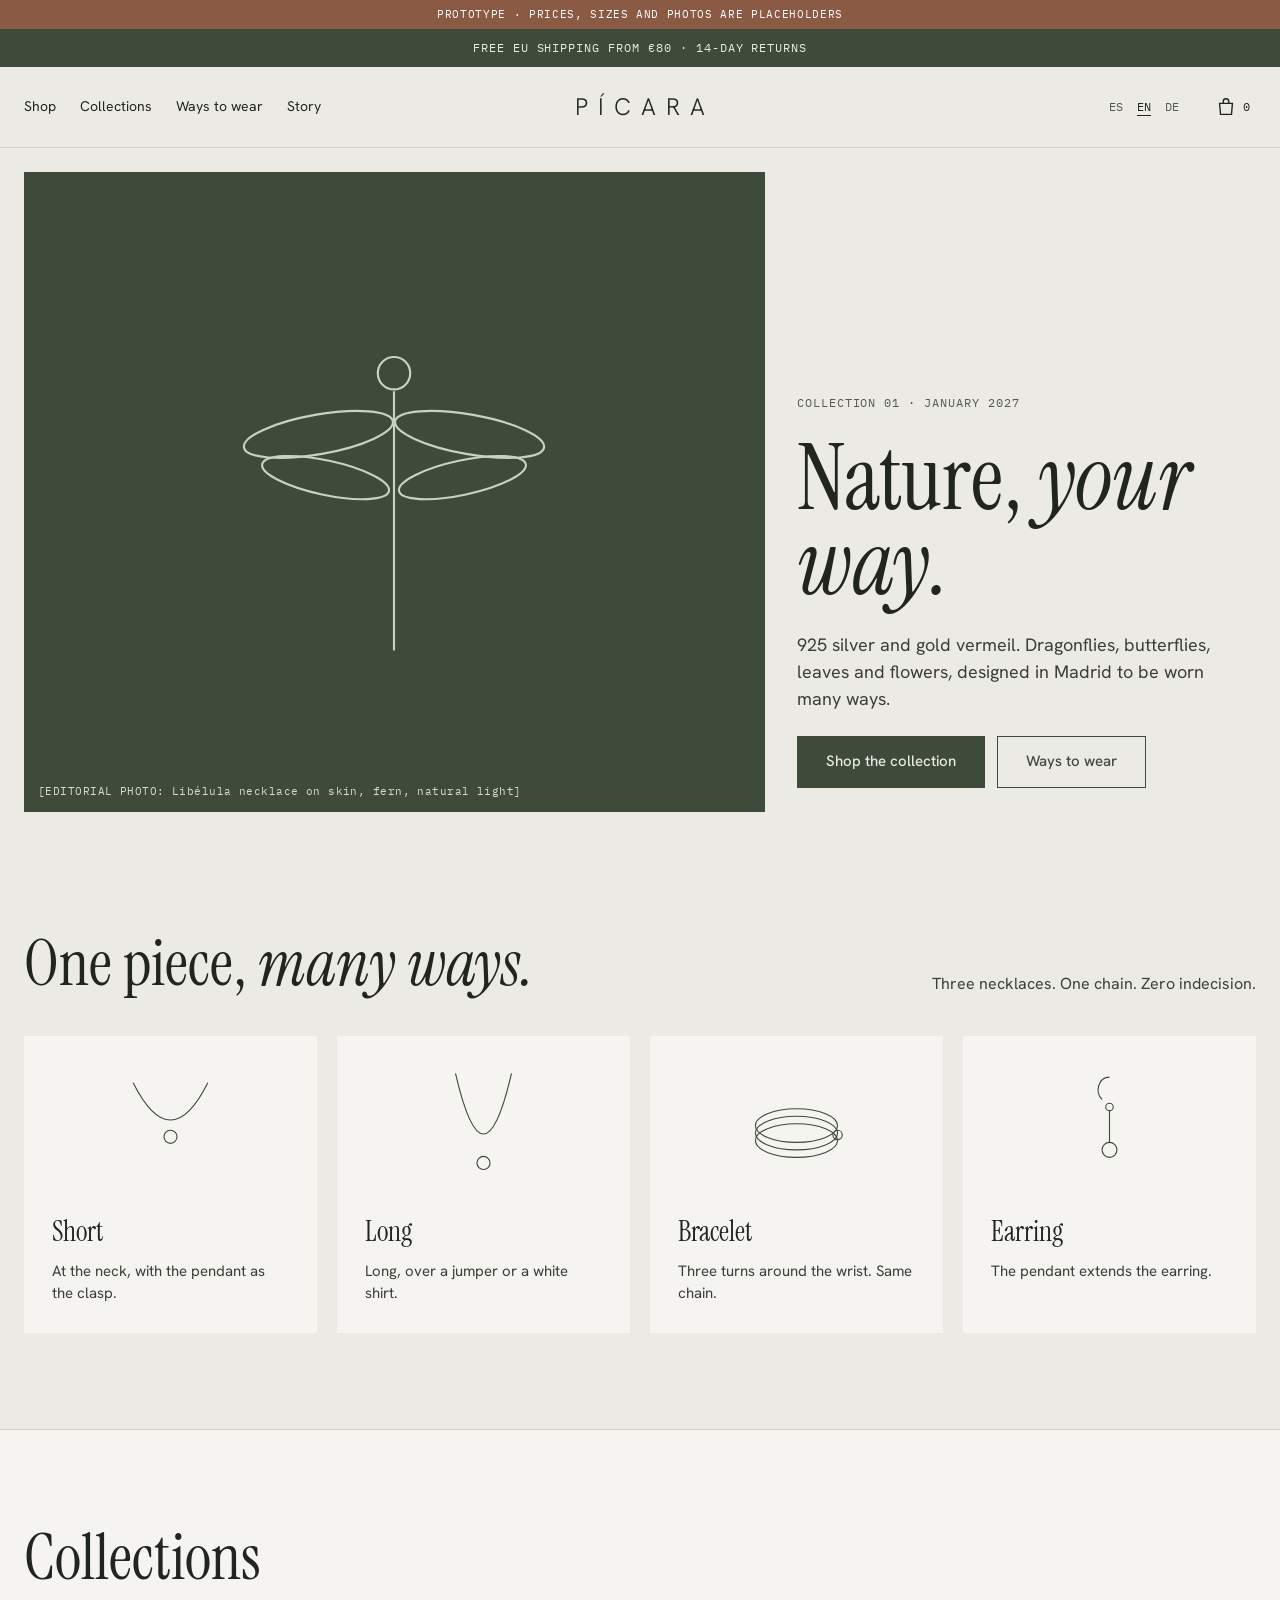
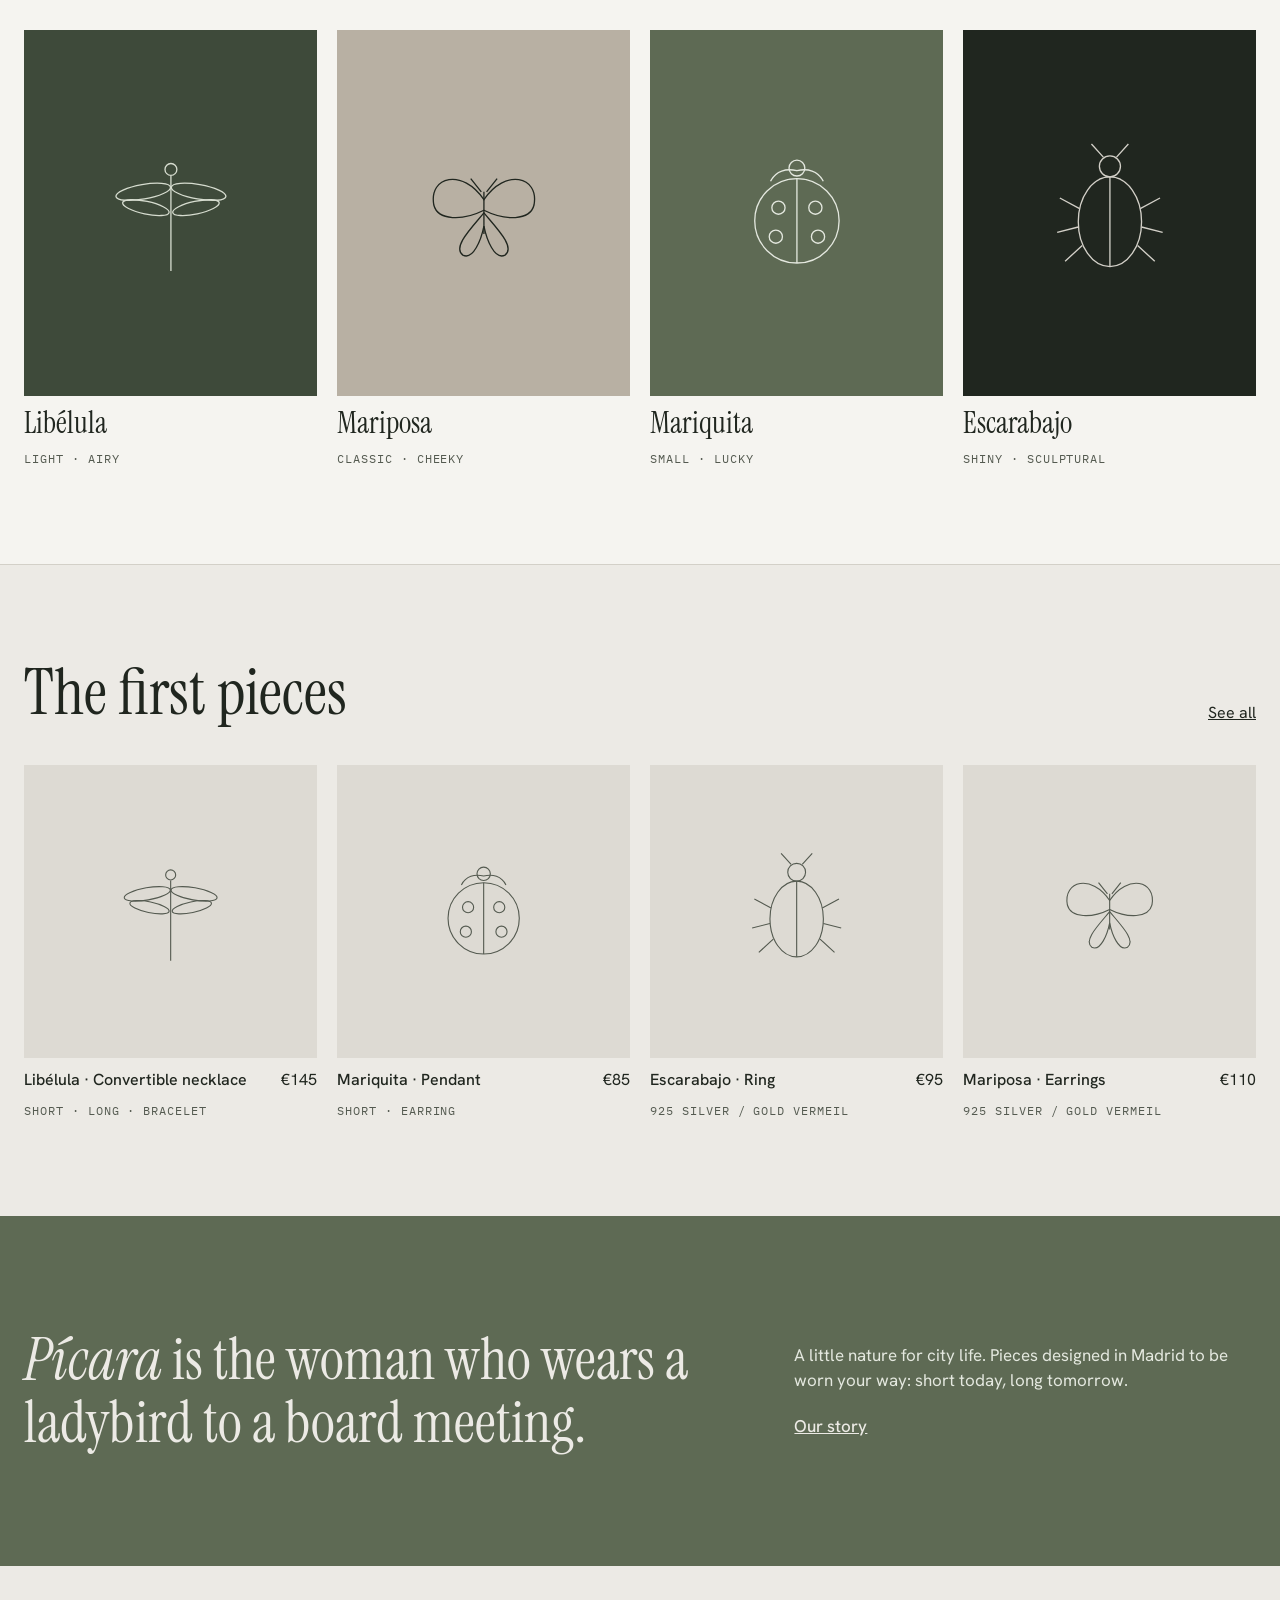
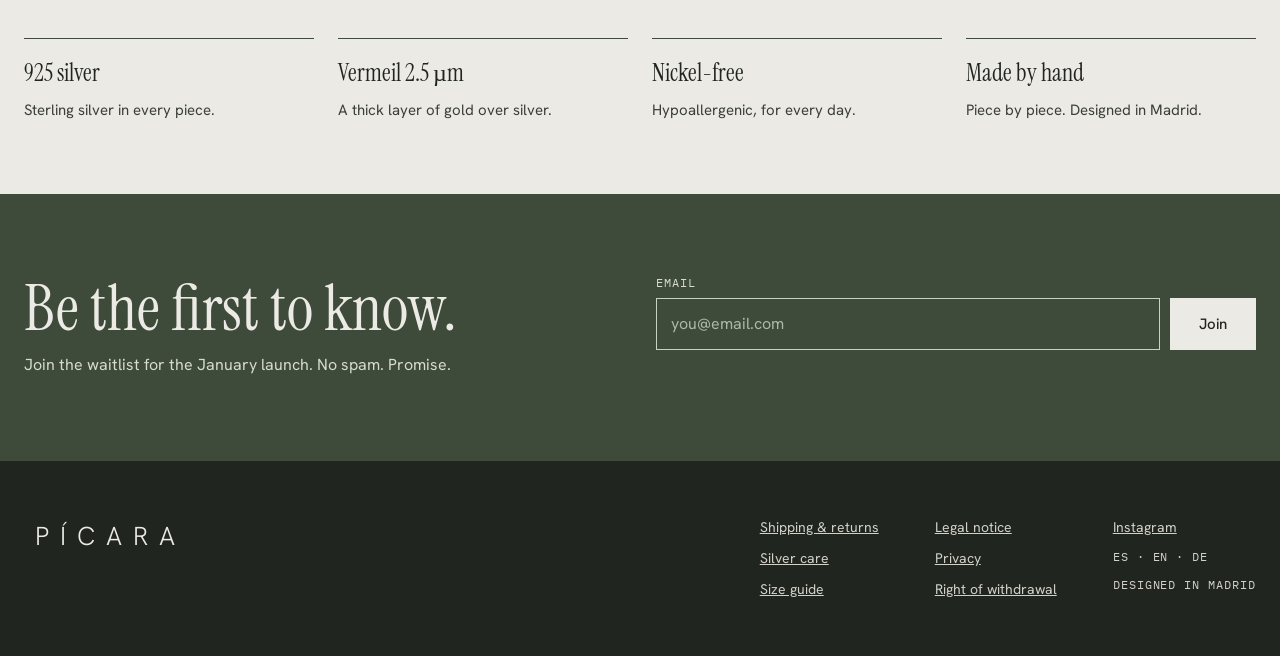
<file: index.html>
<!doctype html>
<html lang="es">
<head>
<meta charset="utf-8">
<meta name="viewport" content="width=device-width, initial-scale=1">
<meta name="robots" content="noindex">
<title>PÍCARA — Lo natural, a tu manera</title>
<meta name="description" content="Joyas en plata 925 y vermeil de oro, inspiradas en la naturaleza. Diseñadas en Madrid para llevarse de muchas formas.">
<link rel="preconnect" href="https://fonts.googleapis.com">
<link rel="preconnect" href="https://fonts.gstatic.com" crossorigin>
<link rel="stylesheet" href="https://fonts.googleapis.com/css2?family=Instrument+Serif:ital@0;1&family=Hanken+Grotesk:wght@300;400;500;600&family=IBM+Plex+Mono:wght@400;500&display=swap">
<link rel="stylesheet" href="assets/css/style.css">
<link rel="icon" href="assets/img/favicon.svg" type="image/svg+xml">
</head>
<body>
<div id="site-header"></div>

<main>
  <section class="wrap hero">
    <div class="media bg-musgo">
      <svg class="motif" viewBox="0 0 100 100" fill="none" stroke="#C9D1C1" stroke-width="0.6" aria-hidden="true"><line x1="50" y1="22" x2="50" y2="94"/><circle cx="50" cy="17" r="4.5"/><ellipse cx="29" cy="34" rx="21" ry="5.5" transform="rotate(-10 29 34)"/><ellipse cx="71" cy="34" rx="21" ry="5.5" transform="rotate(10 71 34)"/><ellipse cx="31" cy="46" rx="18" ry="4.8" transform="rotate(12 31 46)"/><ellipse cx="69" cy="46" rx="18" ry="4.8" transform="rotate(-12 69 46)"/></svg>
      <span class="ph" data-i18n="ph_hero"></span>
    </div>
    <div class="hero-copy">
      <span class="mono muted" data-i18n="hero_kicker"></span>
      <h1><span data-i18n="hero_title_a"></span> <span class="italic" data-i18n="hero_title_b"></span></h1>
      <p data-i18n="hero_body"></p>
      <div class="actions">
        <a class="btn btn-primary" href="shop.html" data-i18n="cta_shop"></a>
        <a class="btn btn-ghost" href="#formas" data-i18n="cta_ways"></a>
      </div>
    </div>
  </section>

  <section id="formas" class="wrap section">
    <div class="section-head">
      <h2><span data-i18n="ways_title_a"></span> <span class="italic" data-i18n="ways_title_b"></span></h2>
      <p data-i18n="ways_body"></p>
    </div>
    <div class="grid" id="ways-grid"></div>
  </section>

  <section id="colecciones" class="band">
    <div class="wrap section">
      <div class="section-head"><h2 data-i18n="collections"></h2></div>
      <div class="grid" id="collections-grid"></div>
    </div>
  </section>

  <section class="wrap section">
    <div class="section-head">
      <h2 data-i18n="first_pieces"></h2>
      <a href="shop.html" data-i18n="see_all"></a>
    </div>
    <div class="grid" id="first-grid"></div>
  </section>

  <section class="story">
    <div class="wrap">
      <blockquote><span class="italic" data-i18n="story_quote_a"></span> <span data-i18n="story_quote_b"></span></blockquote>
      <div class="story-side">
        <p data-i18n="story_body"></p>
        <a href="about.html" style="color: var(--on-dark); font-weight: 500" data-i18n="story_link"></a>
      </div>
    </div>
  </section>

  <section class="wrap facts">
    <div class="fact"><strong data-i18n="fact_silver"></strong><span data-i18n="fact_silver_d"></span></div>
    <div class="fact"><strong data-i18n="fact_vermeil"></strong><span data-i18n="fact_vermeil_d"></span></div>
    <div class="fact"><strong data-i18n="fact_nickel"></strong><span data-i18n="fact_nickel_d"></span></div>
    <div class="fact"><strong data-i18n="fact_hand"></strong><span data-i18n="fact_hand_d"></span></div>
  </section>

  <section class="waitlist">
    <div class="wrap">
      <div style="flex: 1 1 360px; display: flex; flex-direction: column; gap: 12px">
        <h2 data-i18n="wl_title"></h2>
        <p data-i18n="wl_body"></p>
      </div>
      <form class="wl-form" novalidate>
        <div class="field">
          <label class="mono" for="wl-email" data-i18n="wl_label"></label>
          <input id="wl-email" type="email" autocomplete="email" required data-i18n-placeholder="wl_placeholder">
        </div>
        <button type="submit" class="btn btn-light" data-i18n="wl_button"></button>
        <p class="form-msg" role="status" aria-live="polite"></p>
      </form>
    </div>
  </section>
</main>

<div id="site-footer"></div>
<script src="assets/js/i18n.js"></script>
<script src="assets/js/catalog.js"></script>
<script src="assets/js/app.js"></script>
</body>
</html>
</file>
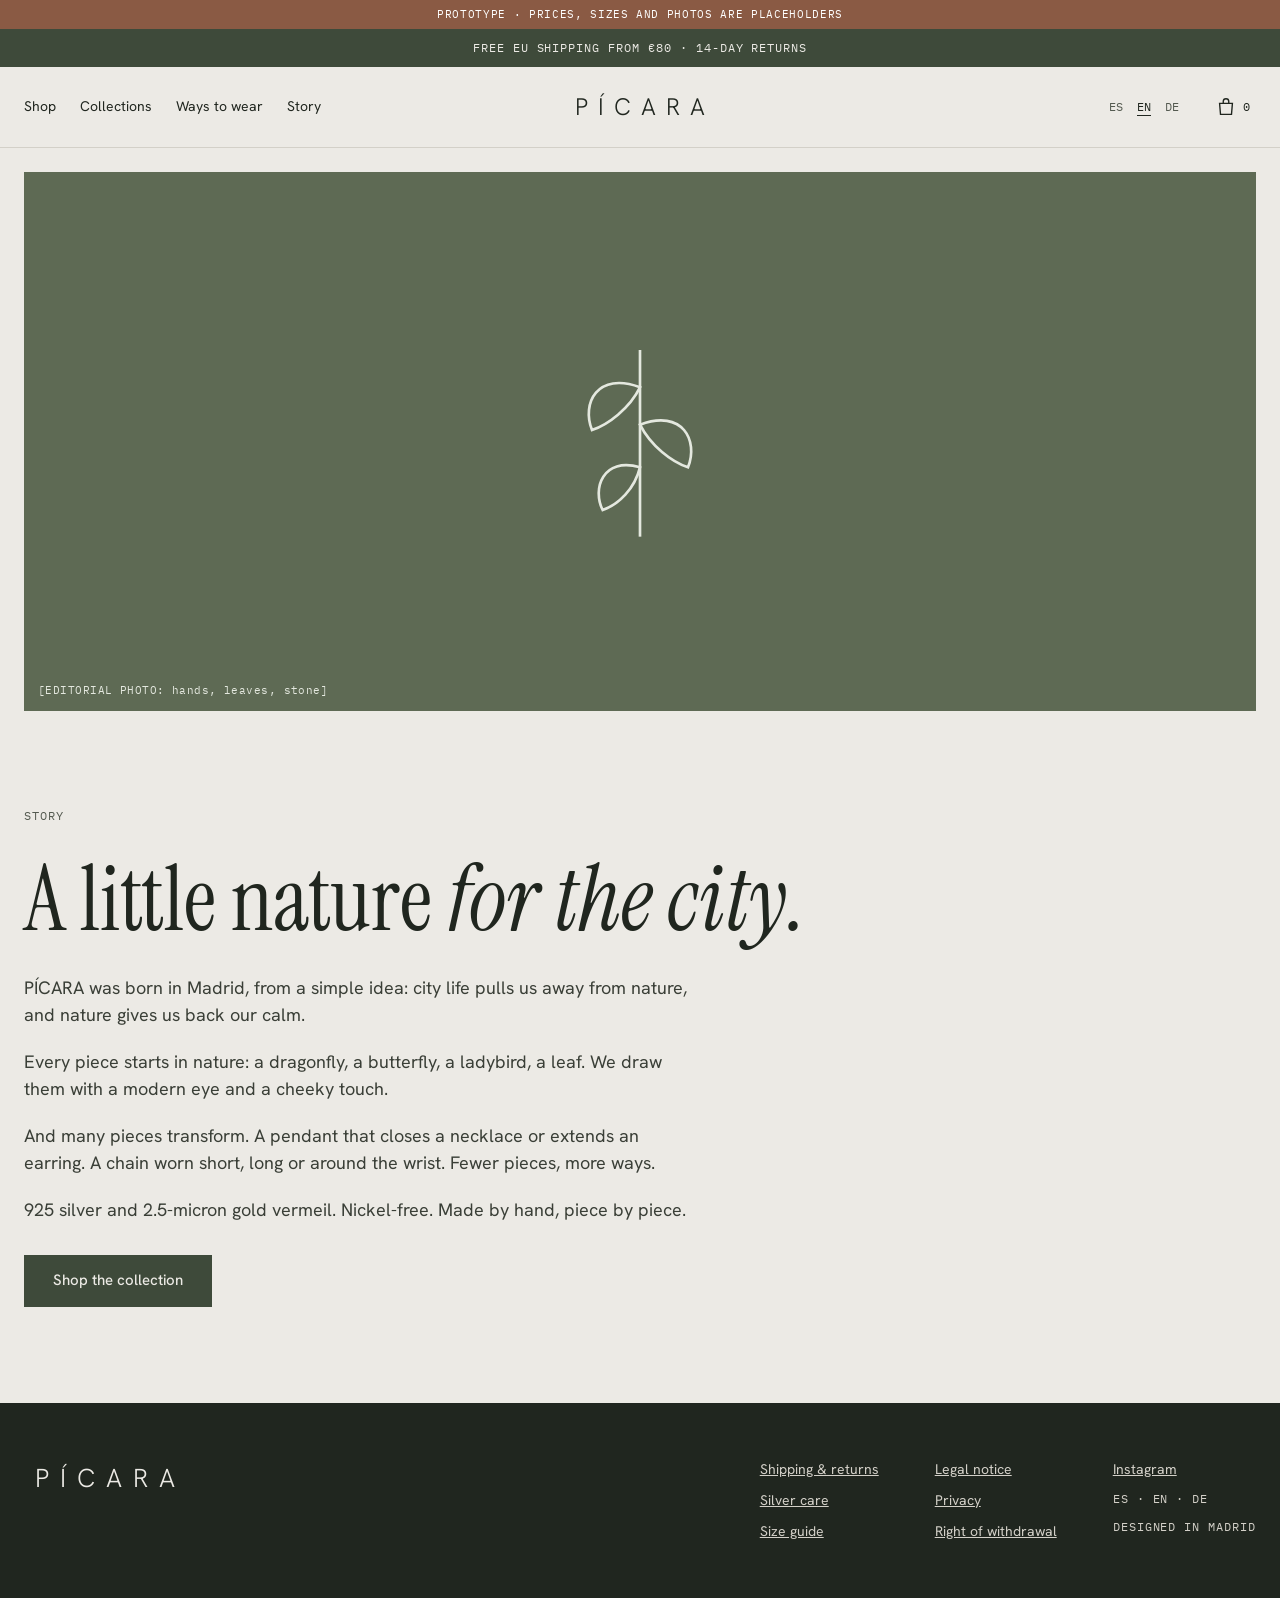
<file: about.html>
<!doctype html>
<html lang="es">
<head>
<meta charset="utf-8">
<meta name="viewport" content="width=device-width, initial-scale=1">
<meta name="robots" content="noindex">
<title>Historia — PÍCARA</title>
<link rel="preconnect" href="https://fonts.googleapis.com">
<link rel="preconnect" href="https://fonts.gstatic.com" crossorigin>
<link rel="stylesheet" href="https://fonts.googleapis.com/css2?family=Instrument+Serif:ital@0;1&family=Hanken+Grotesk:wght@300;400;500;600&family=IBM+Plex+Mono:wght@400;500&display=swap">
<link rel="stylesheet" href="assets/css/style.css">
<link rel="icon" href="assets/img/favicon.svg" type="image/svg+xml">
</head>
<body>
<div id="site-header"></div>
<main>
  <section class="wrap about-hero" style="padding-top: 24px">
    <div class="media bg-liquen">
      <svg class="motif" style="width: min(160px, 30%)" viewBox="0 0 60 80" fill="none" stroke="#E4E8DF" stroke-width="1" aria-hidden="true"><path d="M30 76 C30 50 30 30 30 6"/><path d="M30 20 C14 14 8 26 12 36 C18 34 26 28 30 20Z"/><path d="M30 34 C46 28 52 40 48 50 C42 48 34 42 30 34Z"/><path d="M30 50 C16 46 12 58 16 66 C22 64 28 58 30 50Z"/></svg>
      <span class="ph" data-i18n="ph_about"></span>
    </div>
  </section>
  <section class="wrap section" style="display: flex; flex-direction: column; gap: 32px">
    <span class="mono muted" data-i18n="about_kicker"></span>
    <h1><span data-i18n="about_title_a"></span> <span class="italic" data-i18n="about_title_b"></span></h1>
    <div class="prose">
      <p data-i18n="about_p1"></p>
      <p data-i18n="about_p2"></p>
      <p data-i18n="about_p3"></p>
      <p data-i18n="about_p4"></p>
    </div>
    <div><a class="btn btn-primary" href="shop.html" data-i18n="cta_shop"></a></div>
  </section>
</main>
<div id="site-footer"></div>
<script src="assets/js/i18n.js"></script>
<script src="assets/js/catalog.js"></script>
<script src="assets/js/app.js"></script>
</body>
</html>
</file>
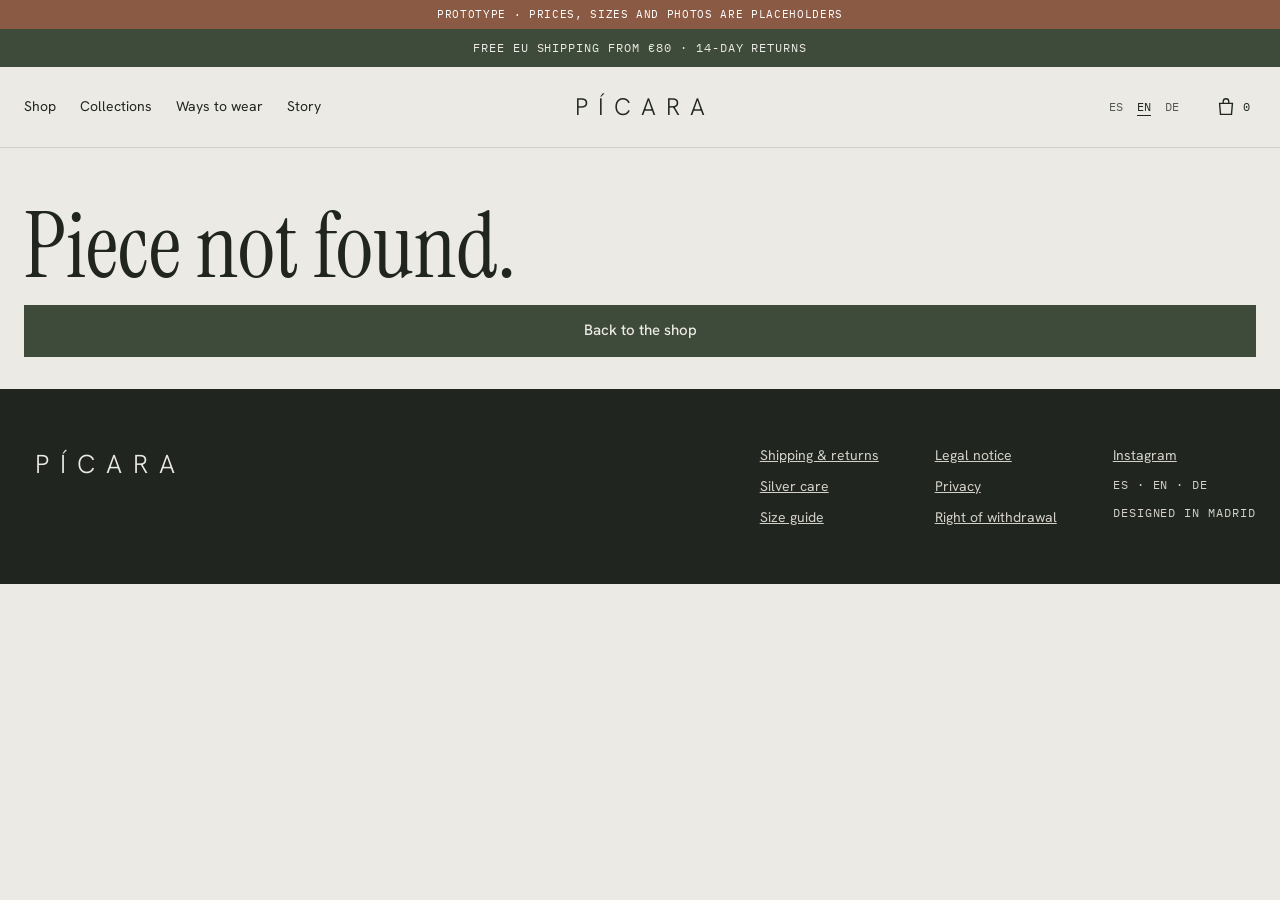
<file: product.html>
<!doctype html>
<html lang="es">
<head>
<meta charset="utf-8">
<meta name="viewport" content="width=device-width, initial-scale=1">
<meta name="robots" content="noindex">
<title>PÍCARA</title>
<link rel="preconnect" href="https://fonts.googleapis.com">
<link rel="preconnect" href="https://fonts.gstatic.com" crossorigin>
<link rel="stylesheet" href="https://fonts.googleapis.com/css2?family=Instrument+Serif:ital@0;1&family=Hanken+Grotesk:wght@300;400;500;600&family=IBM+Plex+Mono:wght@400;500&display=swap">
<link rel="stylesheet" href="assets/css/style.css">
<link rel="icon" href="assets/img/favicon.svg" type="image/svg+xml">
</head>
<body>
<div id="site-header"></div>
<main id="pdp"></main>
<div id="site-footer"></div>
<script src="assets/js/i18n.js"></script>
<script src="assets/js/catalog.js"></script>
<script src="assets/js/app.js"></script>
</body>
</html>
</file>
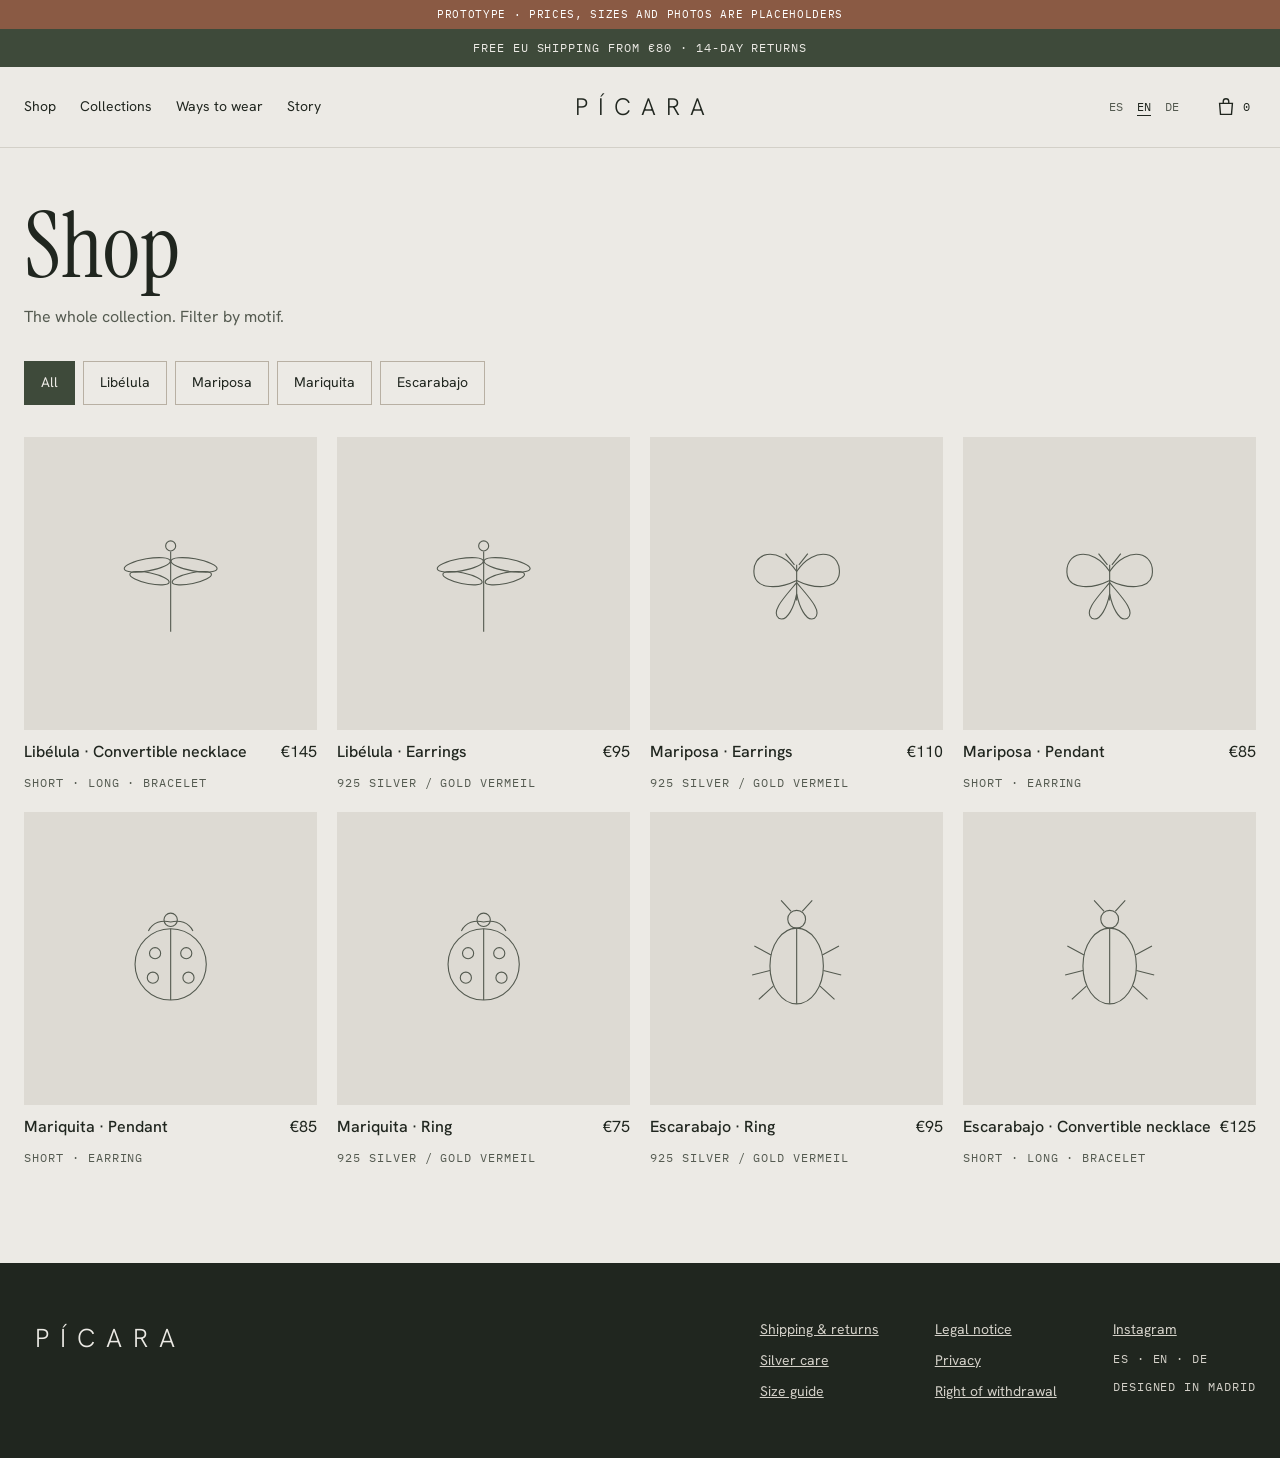
<file: shop.html>
<!doctype html>
<html lang="es">
<head>
<meta charset="utf-8">
<meta name="viewport" content="width=device-width, initial-scale=1">
<meta name="robots" content="noindex">
<title>Tienda — PÍCARA</title>
<link rel="preconnect" href="https://fonts.googleapis.com">
<link rel="preconnect" href="https://fonts.gstatic.com" crossorigin>
<link rel="stylesheet" href="https://fonts.googleapis.com/css2?family=Instrument+Serif:ital@0;1&family=Hanken+Grotesk:wght@300;400;500;600&family=IBM+Plex+Mono:wght@400;500&display=swap">
<link rel="stylesheet" href="assets/css/style.css">
<link rel="icon" href="assets/img/favicon.svg" type="image/svg+xml">
</head>
<body>
<div id="site-header"></div>
<main class="wrap">
  <div class="page-head">
    <h1 data-i18n="shop_title"></h1>
    <p class="muted" data-i18n="shop_body"></p>
  </div>
  <div class="filters" id="filters" role="group"></div>
  <div class="grid" id="shop-grid" style="padding-bottom: 96px"></div>
</main>
<div id="site-footer"></div>
<script src="assets/js/i18n.js"></script>
<script src="assets/js/catalog.js"></script>
<script src="assets/js/app.js"></script>
</body>
</html>
</file>
<file: assets/css/style.css>
/* PÍCARA – prototype stylesheet
   Palette v2 (approved): Musgo + Piedra base, Niebla / Bosque / Liquen support.
   Arcilla is defined but unused (optional accent, to test). */

:root {
  --musgo: #3E4A3A;
  --piedra: #B8B0A3;
  --niebla: #ECEAE5;
  --niebla-2: #F5F4F0;
  --bosque: #20261F;
  --liquen: #5E6A54;
  --arcilla: #8A5A44;
  --line: #D3D0C8;
  --fill: #DDDAD3;
  --text-2: #3A3F37;
  --text-3: #545A50;
  --on-dark: #ECEAE5;
  --on-dark-2: #D6DCCF;

  --serif: 'Instrument Serif', Georgia, serif;
  --sans: 'Hanken Grotesk', system-ui, sans-serif;
  --mono: 'IBM Plex Mono', ui-monospace, monospace;

  --wrap: 1360px;
  --gutter: clamp(16px, 3vw, 24px);
}

*, *::before, *::after { box-sizing: border-box; }
html { -webkit-text-size-adjust: 100%; }
body {
  margin: 0;
  background: var(--niebla);
  color: var(--bosque);
  font-family: var(--sans);
  font-size: 16px;
  line-height: 1.5;
  -webkit-font-smoothing: antialiased;
}
img, svg { display: block; max-width: 100%; }
a { color: inherit; }
a:hover { color: var(--musgo); }
button { font: inherit; color: inherit; cursor: pointer; }
:focus-visible { outline: 2px solid var(--musgo); outline-offset: 3px; }

.wrap { max-width: var(--wrap); margin: 0 auto; padding-inline: var(--gutter); }
.mono { font-family: var(--mono); font-size: 12px; letter-spacing: 0.08em; text-transform: uppercase; }
.muted { color: var(--text-3); }
.serif { font-family: var(--serif); font-weight: 400; }
.italic { font-style: italic; }
.sr-only { position: absolute; width: 1px; height: 1px; overflow: hidden; clip: rect(0 0 0 0); white-space: nowrap; }

h1, h2, h3 { font-family: var(--serif); font-weight: 400; margin: 0; line-height: 1; }
h1 { font-size: clamp(52px, 7vw, 100px); line-height: 0.95; }
h2 { font-size: clamp(38px, 5vw, 64px); }
h3 { font-size: 28px; }
p { margin: 0; }

/* Prototype notice */
.proto { background: var(--arcilla); color: #fff; text-align: center; padding: 6px var(--gutter); font-family: var(--mono); font-size: 11px; letter-spacing: 0.06em; }

/* Announcement */
.announce { background: var(--musgo); color: var(--on-dark); text-align: center; padding: 10px var(--gutter); }

/* Header */
.site-header { border-bottom: 1px solid var(--line); background: var(--niebla); position: sticky; top: 0; z-index: 20; }
.nav { display: flex; align-items: center; justify-content: space-between; gap: 16px; padding-block: 18px; }
.nav-links, .nav-tools { display: flex; align-items: center; gap: 24px; flex: 1 1 0; font-size: 14px; }
.nav-tools { justify-content: flex-end; }
.nav a { text-decoration: none; }
.wordmark { font-family: var(--sans); font-weight: 300; font-size: 24px; letter-spacing: 0.42em; padding-left: 0.42em; text-decoration: none; white-space: nowrap; }
.lang { display: flex; gap: 2px; }
.lang button { border: 0; background: none; padding: 8px 6px; font-family: var(--mono); font-size: 12px; color: var(--text-3); min-height: 44px; }
.lang button[aria-pressed="true"] { color: var(--bosque); text-decoration: underline; text-underline-offset: 4px; }
.icon-btn { border: 0; background: none; min-width: 44px; min-height: 44px; display: inline-flex; align-items: center; justify-content: center; gap: 6px; padding: 0 6px; }
.menu-btn { display: none; }
.cart-count { font-family: var(--mono); font-size: 12px; }

@media (max-width: 860px) {
  .nav-links { display: none; }
  .menu-btn { display: inline-flex; }
  .nav-links.open { display: flex; position: absolute; top: 100%; left: 0; right: 0; flex-direction: column; align-items: flex-start; gap: 0; background: var(--niebla); border-bottom: 1px solid var(--line); padding: 8px var(--gutter) 16px; }
  .nav-links.open a { padding: 12px 0; width: 100%; font-size: 17px; }
  .nav-tools .lang { display: none; }
  .wordmark { font-size: 19px; }
}
.mobile-lang { display: none; }
@media (max-width: 860px) { .nav-links.open .mobile-lang { display: flex; } }

/* Buttons */
.btn { display: inline-flex; align-items: center; justify-content: center; min-height: 52px; padding: 0 28px; font-size: 15px; font-weight: 500; text-decoration: none; border: 1px solid var(--musgo); }
.btn-primary { background: var(--musgo); color: var(--on-dark); }
.btn-primary:hover { background: var(--bosque); color: var(--on-dark); }
.btn-ghost { background: transparent; color: var(--musgo); }
.btn-light { background: var(--niebla); color: var(--bosque); border-color: var(--niebla); }
.btn[disabled] { opacity: 0.55; cursor: not-allowed; }

/* Placeholder media */
.media { position: relative; display: flex; align-items: center; justify-content: center; overflow: hidden; }
.media .ph { position: absolute; left: 14px; bottom: 12px; right: 14px; font-family: var(--mono); font-size: 11px; letter-spacing: 0.04em; }
.bg-musgo { background: var(--musgo); color: var(--on-dark-2); }
.bg-liquen { background: var(--liquen); color: #E4E8DF; }
.bg-piedra { background: var(--piedra); color: var(--bosque); }
.bg-bosque { background: var(--bosque); color: var(--line); }
.bg-fill { background: var(--fill); color: var(--text-3); }
.motif { width: 45%; height: auto; }

/* Hero */
.hero { display: flex; flex-wrap: wrap; gap: 24px; padding-block: 24px; }
.hero .media { flex: 3 1 520px; min-height: clamp(380px, 60vw, 640px); }
.hero .motif { width: min(360px, 60%); }
.hero-copy { flex: 2 1 320px; display: flex; flex-direction: column; justify-content: flex-end; gap: 24px; padding: 24px 8px; }
.hero-copy p { font-size: 18px; color: var(--text-2); max-width: 440px; }
.actions { display: flex; flex-wrap: wrap; gap: 12px; }

/* Sections */
.section { padding-block: clamp(64px, 9vw, 96px); }
.section-head { display: flex; flex-wrap: wrap; justify-content: space-between; align-items: flex-end; gap: 16px; margin-bottom: 40px; }
.section-head p { max-width: 420px; color: var(--text-2); }
.band { background: var(--niebla-2); border-block: 1px solid var(--line); }

.grid { display: grid; gap: 20px; grid-template-columns: repeat(auto-fit, minmax(min(240px, 100%), 1fr)); }
#shop-grid { grid-template-columns: repeat(auto-fill, minmax(min(260px, 100%), 1fr)); }

/* Ways to wear */
.way { background: var(--niebla-2); padding: 28px; display: flex; flex-direction: column; gap: 14px; }
.band .way { background: var(--niebla); }
.way svg { height: 140px; width: 100%; color: var(--musgo); }
.ways-mini svg { color: var(--musgo); }
.transform .media svg { width: 70%; height: auto; color: #E4E8DF; }
.way p { color: var(--text-2); font-size: 15px; }

/* Collection tile */
.tile { text-decoration: none; display: flex; flex-direction: column; gap: 12px; }
.tile .media { aspect-ratio: 4 / 5; }
.tile-name { font-family: var(--serif); font-size: 30px; line-height: 1; }

/* Product card */
.card { text-decoration: none; display: flex; flex-direction: column; gap: 10px; }
.card .media { aspect-ratio: 1 / 1; }
.card .motif { width: 38%; }
.card-row { display: flex; justify-content: space-between; gap: 8px; font-size: 16px; }
.card-name { font-weight: 500; }

/* Story */
.story { background: var(--liquen); color: var(--on-dark); }
.story .wrap { display: flex; flex-wrap: wrap; gap: 48px; align-items: center; padding-block: clamp(80px, 10vw, 112px); }
.story blockquote { margin: 0; flex: 3 1 480px; font-family: var(--serif); font-size: clamp(34px, 4.5vw, 60px); line-height: 1.1; }
.story-side { flex: 2 1 300px; display: flex; flex-direction: column; gap: 20px; color: #E4E8DF; font-size: 17px; }

/* Facts */
.facts { display: grid; gap: 24px; grid-template-columns: repeat(auto-fit, minmax(200px, 1fr)); padding-block: 72px; }
.fact { border-top: 1px solid var(--musgo); padding-top: 16px; display: flex; flex-direction: column; gap: 8px; }
.fact strong { font-family: var(--serif); font-weight: 400; font-size: 24px; }
.fact span { color: var(--text-2); font-size: 15px; }

/* Waitlist */
.waitlist { background: var(--musgo); color: var(--on-dark); }
.waitlist .wrap { display: flex; flex-wrap: wrap; gap: 32px; align-items: center; justify-content: space-between; padding-block: 80px; }
.waitlist p { color: var(--on-dark-2); }
.wl-form { flex: 1 1 360px; display: flex; flex-wrap: wrap; gap: 10px; align-items: flex-end; }
.field { flex: 1 1 220px; display: flex; flex-direction: column; gap: 6px; }
.field label { color: var(--on-dark-2); }
.field input { height: 52px; padding: 0 14px; border: 1px solid #C9D1C1; background: transparent; color: var(--on-dark); font: inherit; }
.field input::placeholder { color: #AEB8A6; }
.form-msg { flex-basis: 100%; min-height: 1.5em; font-size: 14px; }

/* Footer */
.site-footer { background: var(--bosque); color: var(--line); }
.site-footer .wrap { display: flex; flex-wrap: wrap; gap: 40px; justify-content: space-between; padding-block: 56px; }
.site-footer .wordmark { color: var(--on-dark); font-size: 26px; }
.foot-cols { display: flex; flex-wrap: wrap; gap: 56px; font-size: 14px; }
.foot-cols div { display: flex; flex-direction: column; gap: 10px; }
.foot-cols a { color: var(--line); }

/* Shop */
.page-head { padding-block: 56px 32px; display: flex; flex-direction: column; gap: 16px; }
.filters { display: flex; flex-wrap: wrap; gap: 8px; margin-bottom: 32px; }
.chip { border: 1px solid var(--piedra); background: transparent; padding: 0 16px; min-height: 44px; font-size: 14px; }
.chip[aria-pressed="true"] { background: var(--musgo); border-color: var(--musgo); color: var(--on-dark); }
.empty { padding: 48px 0; color: var(--text-3); }

/* Product page */
.crumbs { padding-block: 18px; color: var(--text-3); }
.crumbs a { color: var(--text-3); }
.pdp { display: flex; flex-wrap: wrap; gap: 48px; padding-bottom: 72px; }
.pdp-gallery { flex: 3 1 480px; min-width: 0; display: flex; flex-direction: column; gap: 12px; }
.pdp-gallery .main { aspect-ratio: 4 / 5; }
.pdp-gallery .main .motif { width: 50%; }
.thumbs { display: grid; grid-template-columns: repeat(4, minmax(0, 1fr)); gap: 12px; }
.thumbs button { aspect-ratio: 1 / 1; border: 1px solid transparent; background: var(--fill); padding: 8px; display: flex; align-items: flex-end; font-family: var(--mono); font-size: 10px; color: var(--text-3); }
.thumbs button[aria-pressed="true"] { border-color: var(--musgo); }
.pdp-info { flex: 2 1 340px; min-width: 0; display: flex; flex-direction: column; gap: 22px; }
.pdp-info h1 { font-size: clamp(42px, 5vw, 56px); line-height: 1; }
.price { font-size: 22px; }
.desc { color: var(--text-2); }
.opts { display: flex; flex-wrap: wrap; gap: 10px; }
.opt { min-height: 48px; padding: 0 18px; display: inline-flex; align-items: center; gap: 10px; border: 1px solid var(--piedra); background: transparent; }
.opt[aria-pressed="true"] { border: 1.5px solid var(--bosque); background: var(--niebla-2); }
.dot { width: 18px; height: 18px; border-radius: 50%; border: 1px solid #8A8378; }
fieldset { border: 0; padding: 0; margin: 0; }
legend { margin-bottom: 10px; color: var(--text-3); }
.ways-mini { background: var(--niebla-2); padding: 20px; display: flex; flex-direction: column; gap: 14px; }
.ways-mini .row { display: grid; grid-template-columns: repeat(auto-fit, minmax(90px, 1fr)); gap: 10px; text-align: center; font-size: 14px; }
.ways-mini svg { width: 100%; height: 60px; }
details { border-top: 1px solid var(--piedra); padding: 16px 0; }
details:last-of-type { border-bottom: 1px solid var(--piedra); }
summary { cursor: pointer; font-weight: 500; min-height: 24px; }
details p { margin-top: 10px; color: var(--text-2); }

.transform { background: var(--musgo); color: var(--on-dark); }
.transform .media { aspect-ratio: 4 / 5; }
.transform .grid p { color: var(--on-dark-2); }
.transform h3 { margin-top: 12px; }

/* About */
.about-hero .media { aspect-ratio: 16 / 7; min-height: 280px; }
.prose { max-width: 680px; display: flex; flex-direction: column; gap: 20px; font-size: 18px; color: var(--text-2); }

/* Cart drawer */
.scrim { position: fixed; inset: 0; background: rgba(32, 38, 31, 0.45); opacity: 0; pointer-events: none; transition: opacity .2s; z-index: 40; }
.drawer { position: fixed; top: 0; right: 0; bottom: 0; width: min(420px, 100%); background: var(--niebla); z-index: 50; transform: translateX(100%); transition: transform .25s ease; display: flex; flex-direction: column; }
body.cart-open .scrim { opacity: 1; pointer-events: auto; }
body.cart-open .drawer { transform: none; }
.drawer-head { display: flex; justify-content: space-between; align-items: center; padding: 16px var(--gutter); border-bottom: 1px solid var(--line); }
.drawer-head h2 { font-size: 30px; }
.drawer-body { flex: 1; overflow-y: auto; padding: 8px var(--gutter); }
.line { display: grid; grid-template-columns: 72px 1fr auto; gap: 14px; padding: 16px 0; border-bottom: 1px solid var(--line); align-items: start; }
.line .media { width: 72px; height: 72px; }
.line .motif { width: 60%; }
.qty { display: inline-flex; align-items: center; border: 1px solid var(--piedra); margin-top: 8px; }
.qty button { border: 0; background: none; width: 36px; height: 36px; }
.qty span { min-width: 24px; text-align: center; font-family: var(--mono); font-size: 13px; }
.remove { border: 0; background: none; text-decoration: underline; font-size: 13px; color: var(--text-3); padding: 8px 0; }
.drawer-foot { border-top: 1px solid var(--line); padding: 20px var(--gutter); display: flex; flex-direction: column; gap: 12px; }
.subtotal { display: flex; justify-content: space-between; font-size: 18px; }
.note { font-size: 13px; color: var(--text-3); }

@media (prefers-reduced-motion: reduce) {
  .drawer, .scrim { transition: none; }
}
</file>
